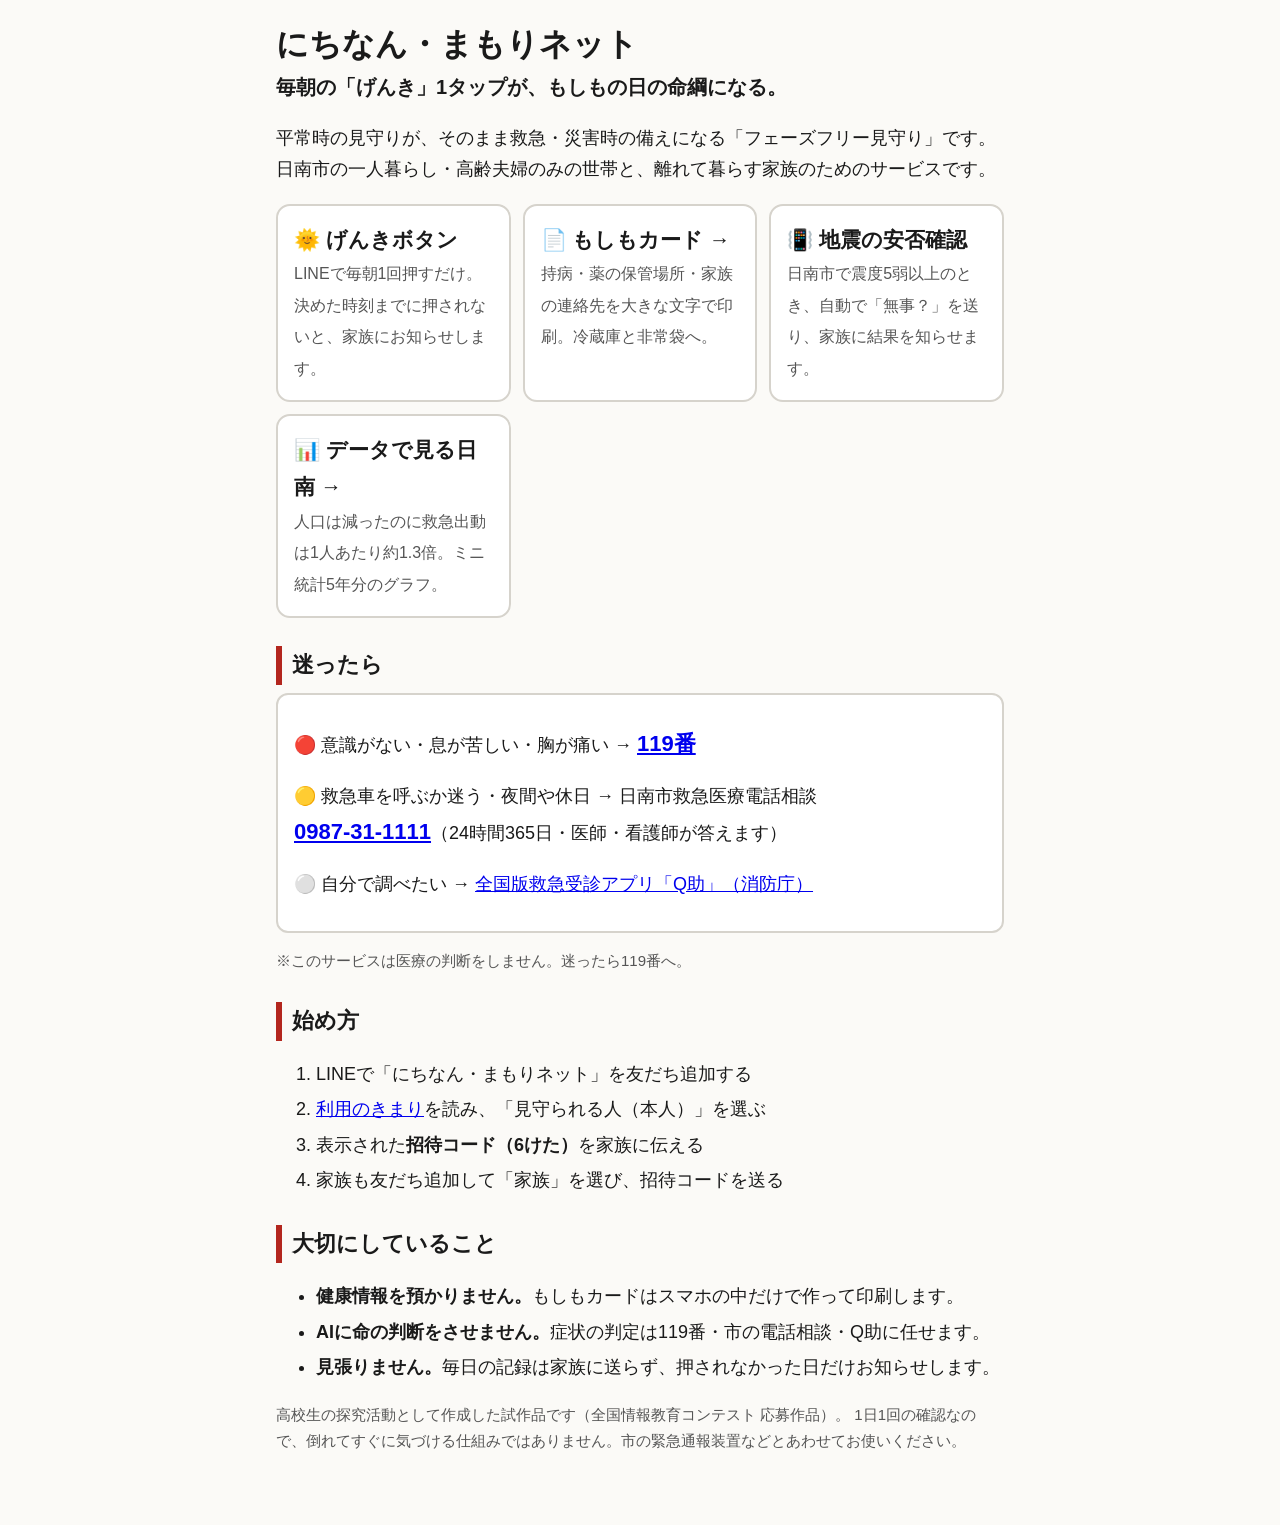
<file: static/index.html>
<!doctype html>
<html lang="ja">
<head>
<meta charset="utf-8">
<meta name="viewport" content="width=device-width, initial-scale=1">
<title>にちなん・まもりネット</title>
<link rel="stylesheet" href="site.css">
</head>
<body>
<main>
  <h1>にちなん・まもりネット</h1>
  <p class="catch">毎朝の「げんき」1タップが、もしもの日の命綱になる。</p>
  <p>平常時の見守りが、そのまま救急・災害時の備えになる「フェーズフリー見守り」です。日南市の一人暮らし・高齢夫婦のみの世帯と、離れて暮らす家族のためのサービスです。</p>

  <div class="cards">
    <div class="card"><b>🌞 げんきボタン</b><span>LINEで毎朝1回押すだけ。決めた時刻までに押されないと、家族にお知らせします。</span></div>
    <a class="card" href="card/"><b>📄 もしもカード →</b><span>持病・薬の保管場所・家族の連絡先を大きな文字で印刷。冷蔵庫と非常袋へ。</span></a>
    <div class="card"><b>📳 地震の安否確認</b><span>日南市で震度5弱以上のとき、自動で「無事？」を送り、家族に結果を知らせます。</span></div>
    <a class="card" href="data/"><b>📊 データで見る日南 →</b><span>人口は減ったのに救急出動は1人あたり約1.3倍。ミニ統計5年分のグラフ。</span></a>
  </div>

  <h2>迷ったら</h2>
  <div class="tel">
    <p>🔴 意識がない・息が苦しい・胸が痛い → <strong><a href="tel:119">119番</a></strong></p>
    <p>🟡 救急車を呼ぶか迷う・夜間や休日 → 日南市救急医療電話相談<br>
      <strong><a href="tel:0987311111">0987-31-1111</a></strong>（24時間365日・医師・看護師が答えます）</p>
    <p>⚪ 自分で調べたい → <a href="https://www.fdma.go.jp/relocation/neuter/topics/filedList9_6/kyukyu_app/kyukyu_app_web/index.html" rel="noopener">全国版救急受診アプリ「Q助」（消防庁）</a></p>
  </div>
  <p class="note">※このサービスは医療の判断をしません。迷ったら119番へ。</p>

  <h2>始め方</h2>
  <ol>
    <li>LINEで「にちなん・まもりネット」を友だち追加する</li>
    <li><a href="terms/">利用のきまり</a>を読み、「見守られる人（本人）」を選ぶ</li>
    <li>表示された<strong>招待コード（6けた）</strong>を家族に伝える</li>
    <li>家族も友だち追加して「家族」を選び、招待コードを送る</li>
  </ol>

  <h2>大切にしていること</h2>
  <ul>
    <li><strong>健康情報を預かりません。</strong>もしもカードはスマホの中だけで作って印刷します。</li>
    <li><strong>AIに命の判断をさせません。</strong>症状の判定は119番・市の電話相談・Q助に任せます。</li>
    <li><strong>見張りません。</strong>毎日の記録は家族に送らず、押されなかった日だけお知らせします。</li>
  </ul>
  <p class="note">高校生の探究活動として作成した試作品です（全国情報教育コンテスト 応募作品）。
    1日1回の確認なので、倒れてすぐに気づける仕組みではありません。市の緊急通報装置などとあわせてお使いください。</p>
</main>
</body>
</html>
</file>
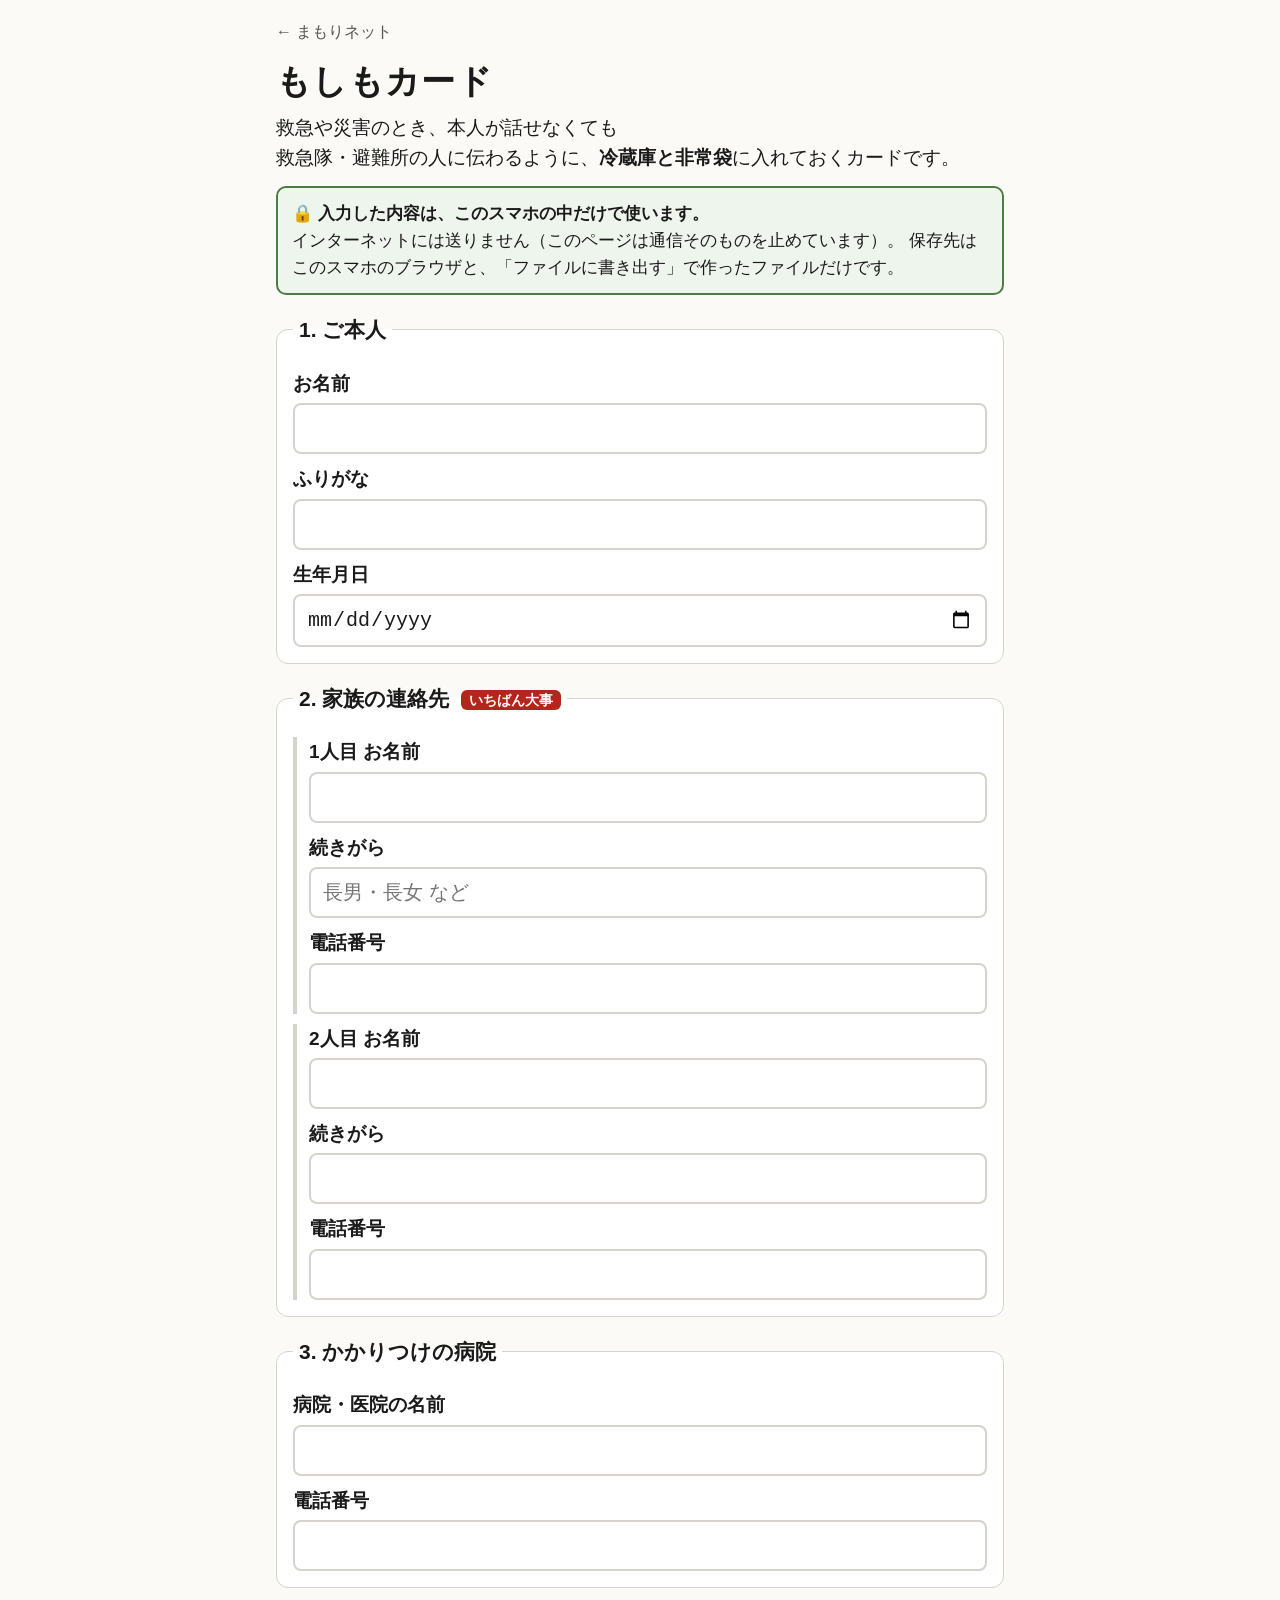
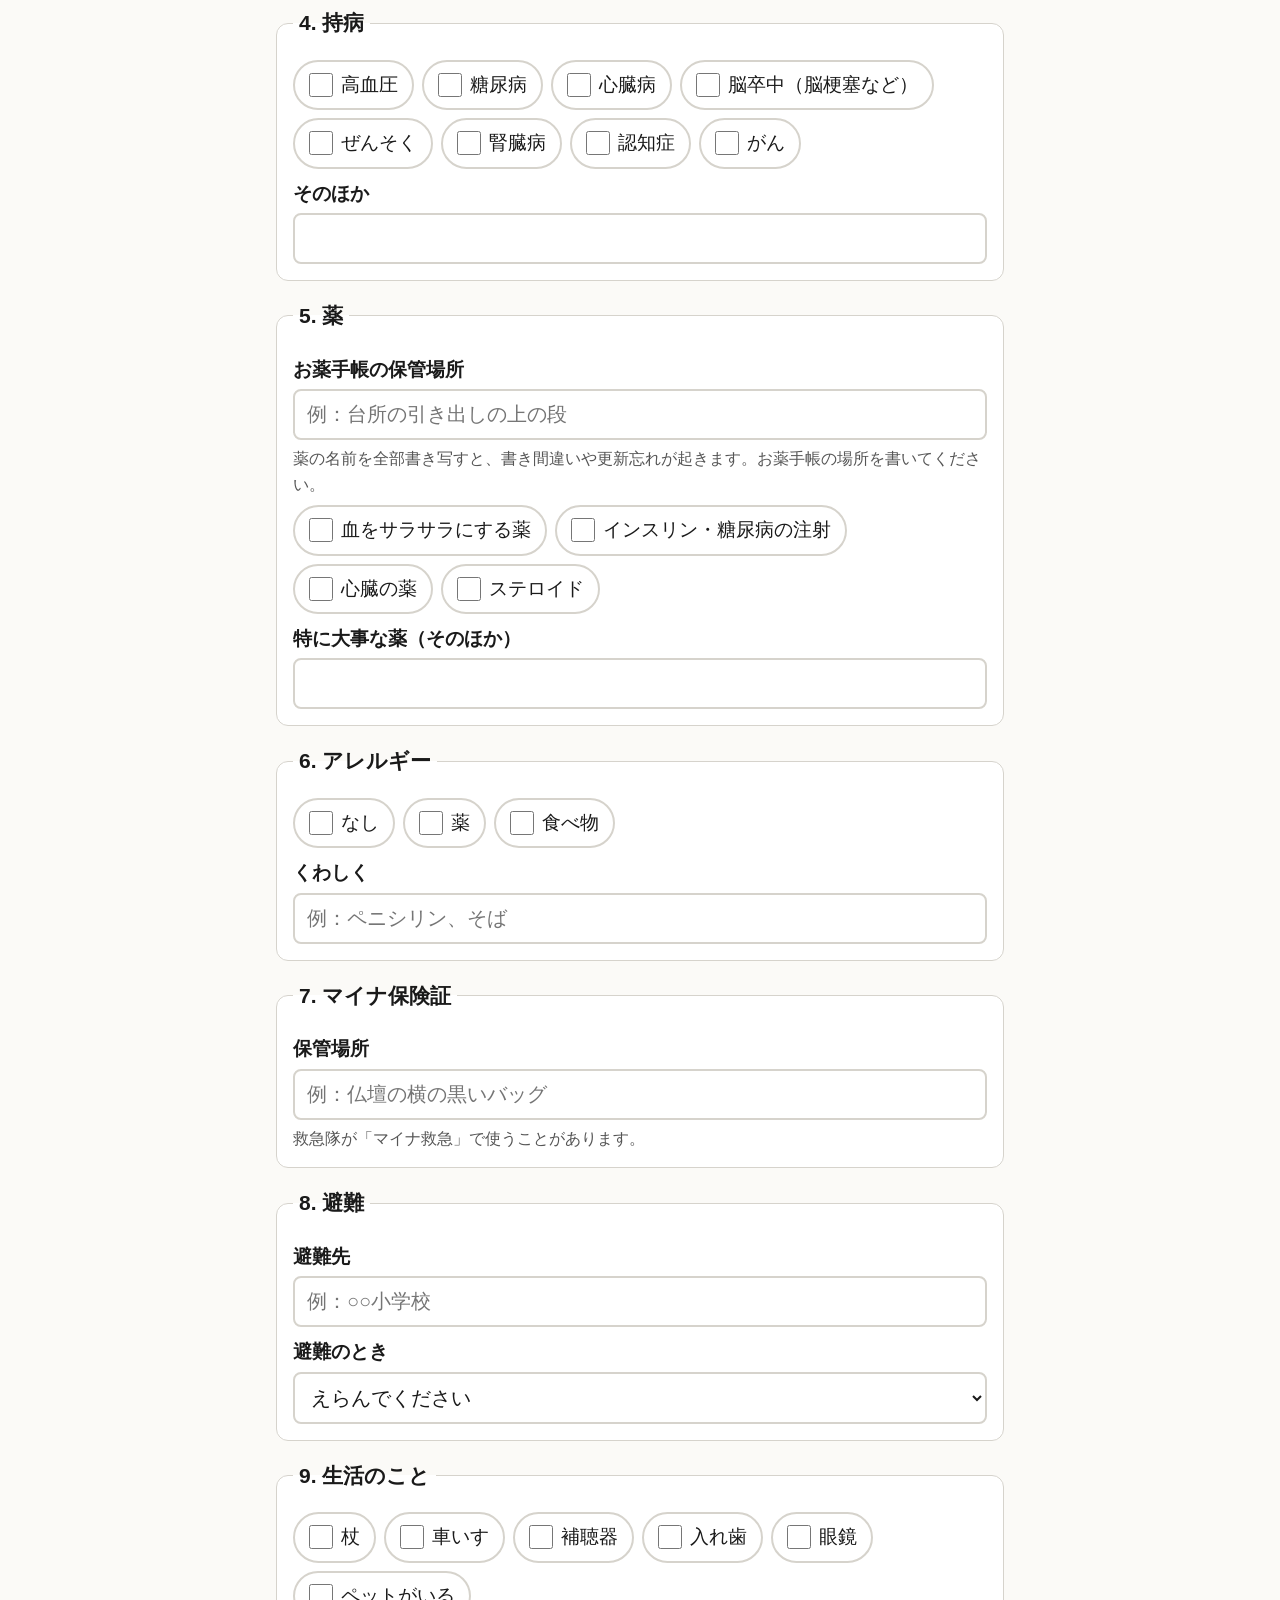
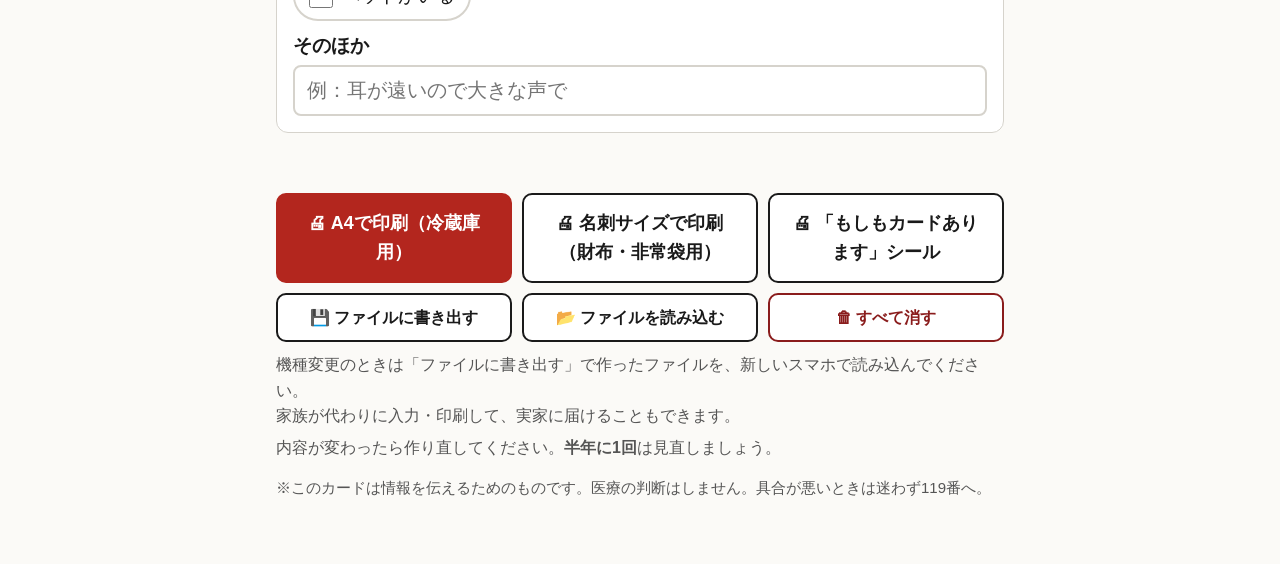
<file: static/card/index.html>
<!doctype html>
<html lang="ja">
<head>
<meta charset="utf-8">
<meta name="viewport" content="width=device-width, initial-scale=1">
<!-- 入力した内容をどこにも送らないことを、ブラウザの仕組みで保証する（通信はすべて禁止） -->
<meta http-equiv="Content-Security-Policy"
      content="default-src 'self'; connect-src 'none'; form-action 'none'; img-src 'self' data:; object-src 'none'; base-uri 'none'">
<title>もしもカード｜にちなん・まもりネット</title>
<link rel="stylesheet" href="card.css">
</head>
<body>
<div class="screen">
  <header class="top">
    <a href="../" class="back">← まもりネット</a>
    <h1>もしもカード</h1>
    <p class="lead">救急や災害のとき、本人が話せなくても<br>救急隊・避難所の人に伝わるように、<strong>冷蔵庫と非常袋</strong>に入れておくカードです。</p>
    <div class="privacy" role="note">
      <strong>🔒 入力した内容は、このスマホの中だけで使います。</strong><br>
      インターネットには送りません（このページは通信そのものを止めています）。
      保存先はこのスマホのブラウザと、「ファイルに書き出す」で作ったファイルだけです。
    </div>
  </header>

  <form id="card-form" autocomplete="off" novalidate>
    <fieldset>
      <legend>1. ご本人</legend>
      <label>お名前<input name="name" required></label>
      <label>ふりがな<input name="kana"></label>
      <label>生年月日<input name="birth" type="date"></label>
    </fieldset>

    <fieldset>
      <legend>2. 家族の連絡先 <span class="must">いちばん大事</span></legend>
      <div class="pair">
        <label>1人目 お名前<input name="fam1_name"></label>
        <label>続きがら<input name="fam1_rel" placeholder="長男・長女 など"></label>
        <label>電話番号<input name="fam1_tel" type="tel" inputmode="tel"></label>
      </div>
      <div class="pair">
        <label>2人目 お名前<input name="fam2_name"></label>
        <label>続きがら<input name="fam2_rel"></label>
        <label>電話番号<input name="fam2_tel" type="tel" inputmode="tel"></label>
      </div>
    </fieldset>

    <fieldset>
      <legend>3. かかりつけの病院</legend>
      <label>病院・医院の名前<input name="hosp_name" list="hosp-list"></label>
      <datalist id="hosp-list"><option value="県立日南病院"></option></datalist>
      <label>電話番号<input name="hosp_tel" type="tel" inputmode="tel"></label>
    </fieldset>

    <fieldset>
      <legend>4. 持病</legend>
      <div class="checks" data-name="disease">
        <label><input type="checkbox" value="高血圧">高血圧</label>
        <label><input type="checkbox" value="糖尿病">糖尿病</label>
        <label><input type="checkbox" value="心臓病">心臓病</label>
        <label><input type="checkbox" value="脳卒中（脳梗塞など）">脳卒中（脳梗塞など）</label>
        <label><input type="checkbox" value="ぜんそく">ぜんそく</label>
        <label><input type="checkbox" value="腎臓病">腎臓病</label>
        <label><input type="checkbox" value="認知症">認知症</label>
        <label><input type="checkbox" value="がん">がん</label>
      </div>
      <label>そのほか<input name="disease_other"></label>
    </fieldset>

    <fieldset>
      <legend>5. 薬</legend>
      <label>お薬手帳の保管場所<input name="med_book" placeholder="例：台所の引き出しの上の段"></label>
      <p class="hint">薬の名前を全部書き写すと、書き間違いや更新忘れが起きます。お薬手帳の場所を書いてください。</p>
      <div class="checks" data-name="med_important">
        <label><input type="checkbox" value="血をサラサラにする薬">血をサラサラにする薬</label>
        <label><input type="checkbox" value="インスリン・糖尿病の注射">インスリン・糖尿病の注射</label>
        <label><input type="checkbox" value="心臓の薬">心臓の薬</label>
        <label><input type="checkbox" value="ステロイド">ステロイド</label>
      </div>
      <label>特に大事な薬（そのほか）<input name="med_other"></label>
    </fieldset>

    <fieldset>
      <legend>6. アレルギー</legend>
      <div class="checks" data-name="allergy">
        <label><input type="checkbox" value="なし">なし</label>
        <label><input type="checkbox" value="薬">薬</label>
        <label><input type="checkbox" value="食べ物">食べ物</label>
      </div>
      <label>くわしく<input name="allergy_other" placeholder="例：ペニシリン、そば"></label>
    </fieldset>

    <fieldset>
      <legend>7. マイナ保険証</legend>
      <label>保管場所<input name="myna" placeholder="例：仏壇の横の黒いバッグ"></label>
      <p class="hint">救急隊が「マイナ救急」で使うことがあります。</p>
    </fieldset>

    <fieldset>
      <legend>8. 避難</legend>
      <label>避難先<input name="shelter" placeholder="例：○○小学校"></label>
      <label>避難のとき
        <select name="evac_help">
          <option value="">えらんでください</option>
          <option>ひとりで避難できる</option>
          <option>手助けが必要</option>
          <option>わからない</option>
        </select>
      </label>
    </fieldset>

    <fieldset>
      <legend>9. 生活のこと</legend>
      <div class="checks" data-name="life">
        <label><input type="checkbox" value="杖">杖</label>
        <label><input type="checkbox" value="車いす">車いす</label>
        <label><input type="checkbox" value="補聴器">補聴器</label>
        <label><input type="checkbox" value="入れ歯">入れ歯</label>
        <label><input type="checkbox" value="眼鏡">眼鏡</label>
        <label><input type="checkbox" value="ペットがいる">ペットがいる</label>
      </div>
      <label>そのほか<input name="life_other" placeholder="例：耳が遠いので大きな声で"></label>
    </fieldset>

    <p class="saved" id="saved" aria-live="polite"></p>

    <div class="actions">
      <button type="button" class="primary" data-print="a4">🖨 A4で印刷（冷蔵庫用）</button>
      <button type="button" data-print="wallet">🖨 名刺サイズで印刷（財布・非常袋用）</button>
      <button type="button" data-print="sticker">🖨 「もしもカードあります」シール</button>
    </div>
    <div class="actions sub">
      <button type="button" id="export">💾 ファイルに書き出す</button>
      <label class="filebtn">📂 ファイルを読み込む<input type="file" id="import" accept="application/json,.json"></label>
      <button type="button" id="clear" class="danger">🗑 すべて消す</button>
    </div>
    <p class="hint">機種変更のときは「ファイルに書き出す」で作ったファイルを、新しいスマホで読み込んでください。<br>
    家族が代わりに入力・印刷して、実家に届けることもできます。</p>
    <p class="hint">内容が変わったら作り直してください。<strong>半年に1回</strong>は見直しましょう。</p>
  </form>
  <p class="disclaimer">※このカードは情報を伝えるためのものです。医療の判断はしません。具合が悪いときは迷わず119番へ。</p>
</div>

<!-- ここから下は印刷用（画面には出ない） -->
<section id="print-a4" class="print-only" aria-hidden="true"></section>
<section id="print-wallet" class="print-only" aria-hidden="true"></section>
<section id="print-sticker" class="print-only" aria-hidden="true"></section>

<script src="card.js"></script>
</body>
</html>
</file>
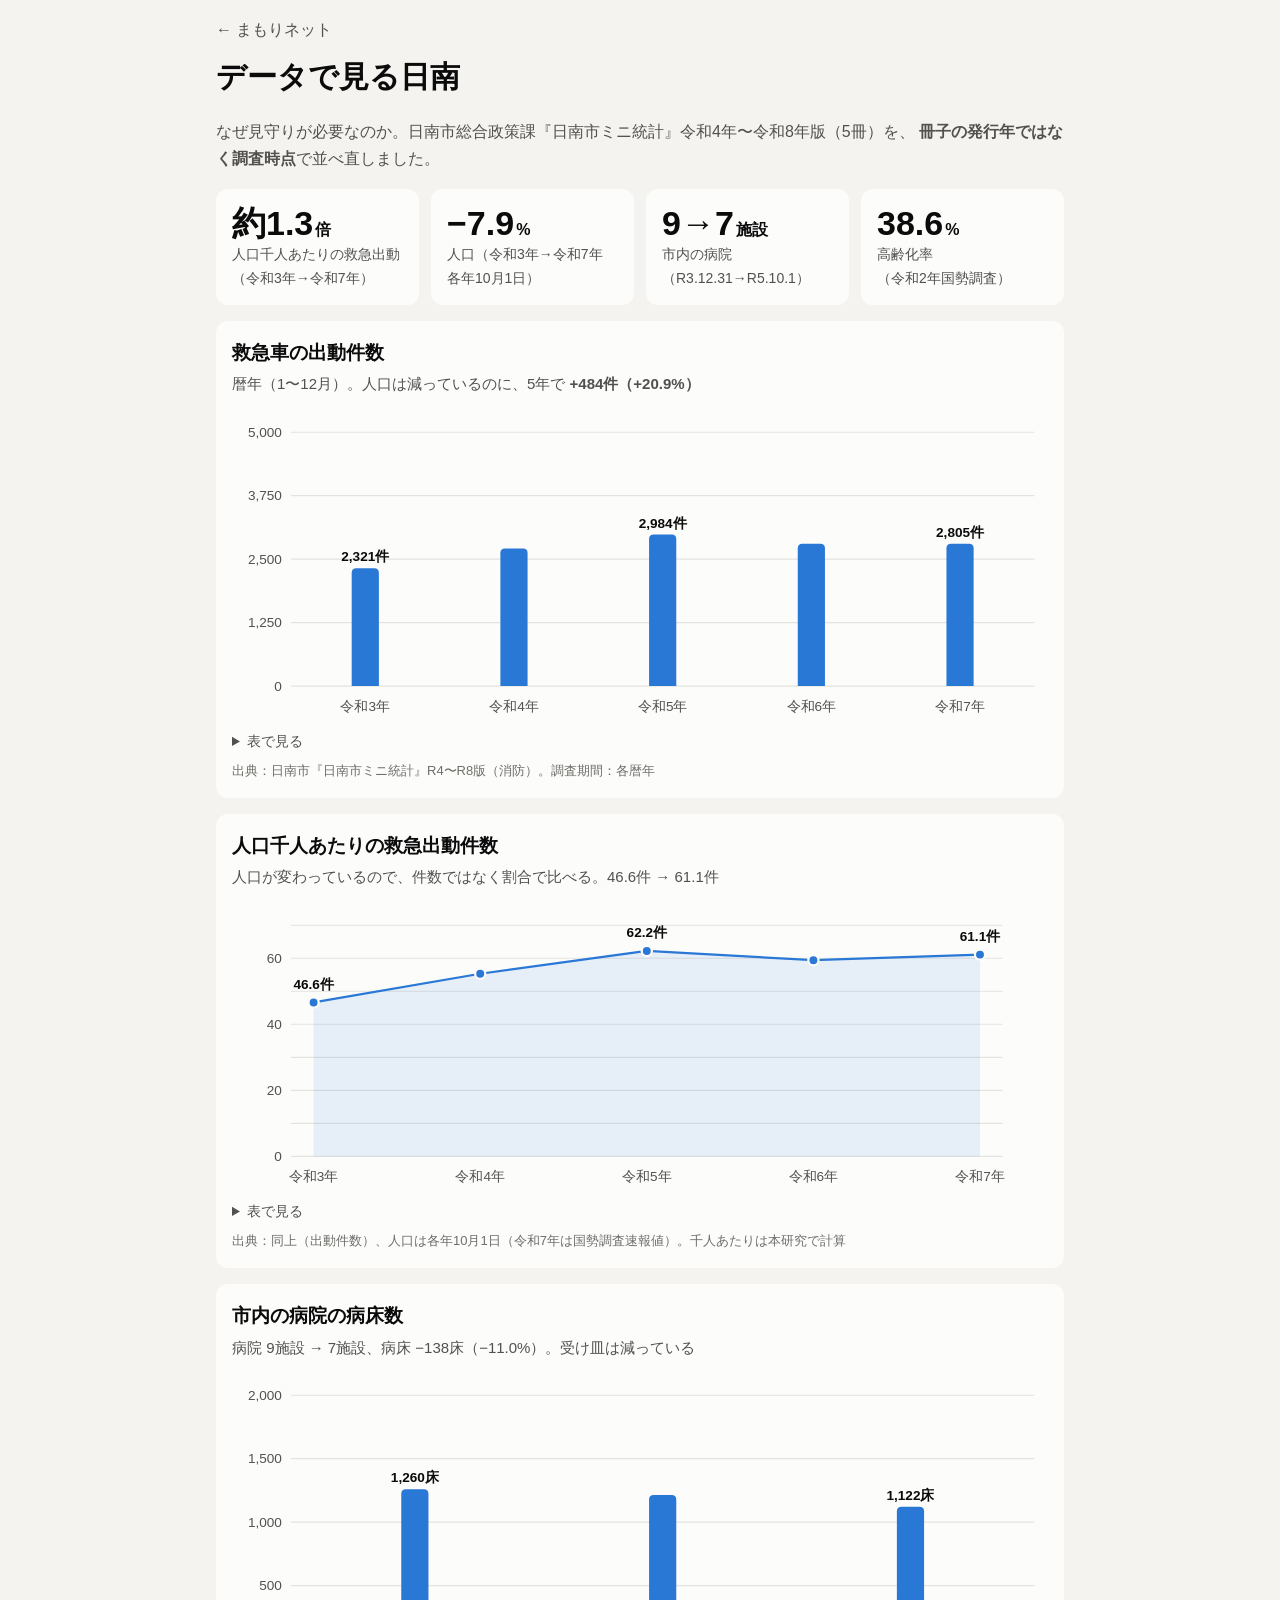
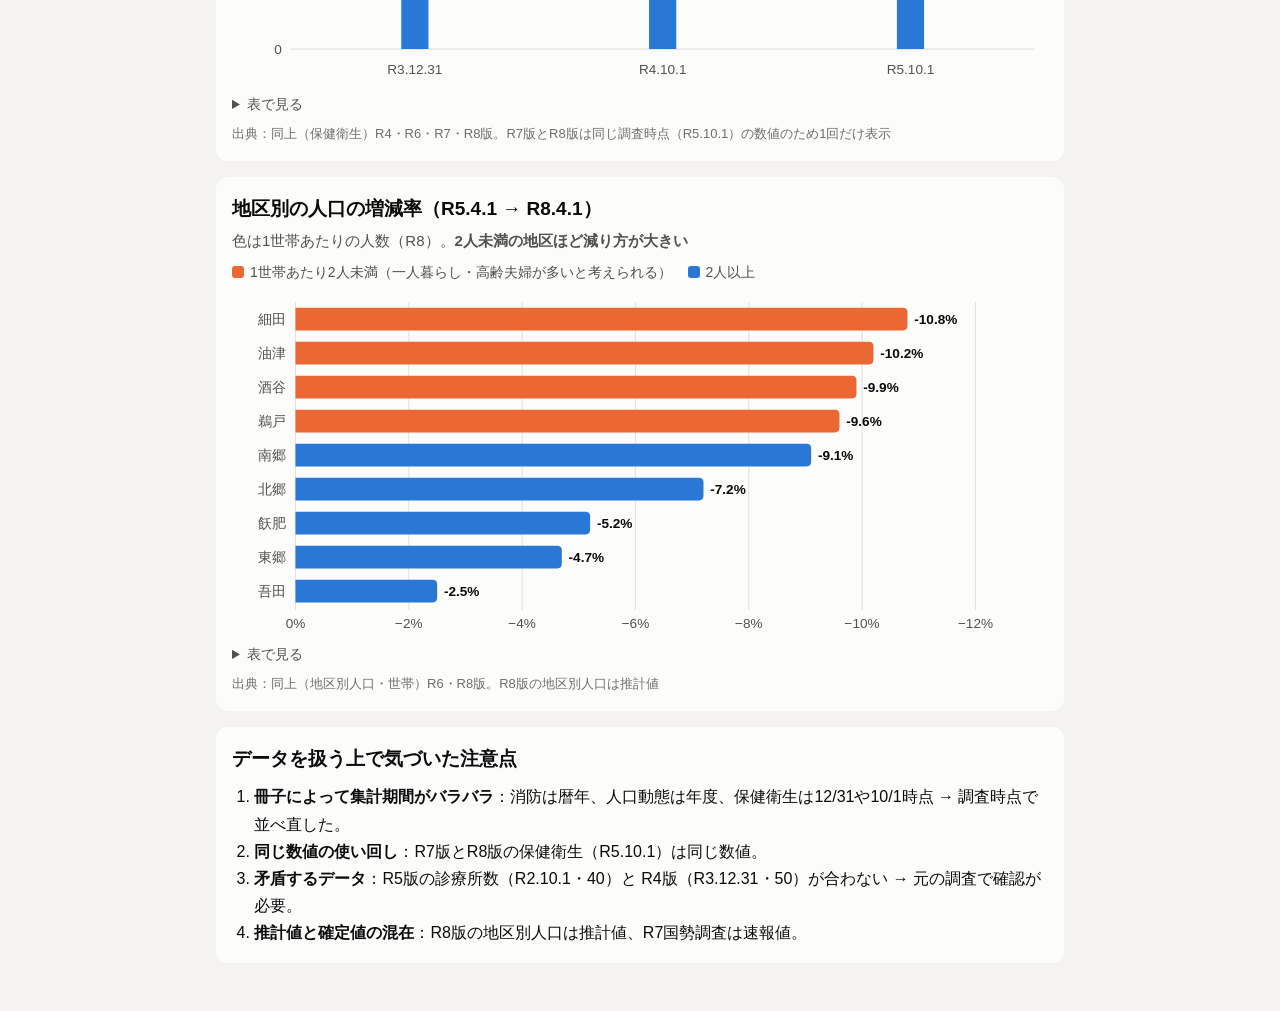
<file: static/data/index.html>
<!doctype html>
<html lang="ja">
<head>
<meta charset="utf-8">
<meta name="viewport" content="width=device-width, initial-scale=1">
<meta http-equiv="Content-Security-Policy" content="default-src 'self'; connect-src 'none'; img-src 'self' data:; object-src 'none'; base-uri 'none'">
<title>データで見る日南｜にちなん・まもりネット</title>
<link rel="stylesheet" href="data.css">
</head>
<body>
<main class="viz-root">
  <a href="../" class="back">← まもりネット</a>
  <h1>データで見る日南</h1>
  <p class="lead">なぜ見守りが必要なのか。日南市総合政策課『日南市ミニ統計』令和4年〜令和8年版（5冊）を、
    <strong>冊子の発行年ではなく調査時点</strong>で並べ直しました。</p>

  <section class="tiles" aria-label="主な数字">
    <div class="tile"><div class="num">約1.3<span>倍</span></div><div class="cap">人口千人あたりの救急出動<br>（令和3年→令和7年）</div></div>
    <div class="tile"><div class="num">−7.9<span>%</span></div><div class="cap">人口（令和3年→令和7年<br>各年10月1日）</div></div>
    <div class="tile"><div class="num">9→7<span>施設</span></div><div class="cap">市内の病院<br>（R3.12.31→R5.10.1）</div></div>
    <div class="tile"><div class="num">38.6<span>%</span></div><div class="cap">高齢化率<br>（令和2年国勢調査）</div></div>
  </section>

  <section class="chart-card" id="c-ambulance">
    <h2>救急車の出動件数</h2>
    <p class="sub">暦年（1〜12月）。人口は減っているのに、5年で <strong>+484件（+20.9%）</strong></p>
    <div class="chart" role="img" aria-label="救急車出動件数 令和3年2321件、令和4年2707件、令和5年2984件、令和6年2802件、令和7年2805件"></div>
    <p class="src">出典：日南市『日南市ミニ統計』R4〜R8版（消防）。調査期間：各暦年</p>
  </section>

  <section class="chart-card" id="c-per1000">
    <h2>人口千人あたりの救急出動件数</h2>
    <p class="sub">人口が変わっているので、件数ではなく割合で比べる。46.6件 → 61.1件</p>
    <div class="chart" role="img" aria-label="人口千人あたり出動 令和3年46.6、令和4年55.3、令和5年62.2、令和6年59.4、令和7年61.1"></div>
    <p class="src">出典：同上（出動件数）、人口は各年10月1日（令和7年は国勢調査速報値）。千人あたりは本研究で計算</p>
  </section>

  <section class="chart-card" id="c-beds">
    <h2>市内の病院の病床数</h2>
    <p class="sub">病院 9施設 → 7施設、病床 −138床（−11.0%）。受け皿は減っている</p>
    <div class="chart" role="img" aria-label="病院の病床数 R3.12.31 1260床、R4.10.1 1213床、R5.10.1 1122床"></div>
    <p class="src">出典：同上（保健衛生）R4・R6・R7・R8版。R7版とR8版は同じ調査時点（R5.10.1）の数値のため1回だけ表示</p>
  </section>

  <section class="chart-card" id="c-district">
    <h2>地区別の人口の増減率（R5.4.1 → R8.4.1）</h2>
    <p class="sub">色は1世帯あたりの人数（R8）。<strong>2人未満の地区ほど減り方が大きい</strong></p>
    <ul class="legend" aria-label="凡例">
      <li><span class="sw s2"></span>1世帯あたり2人未満（一人暮らし・高齢夫婦が多いと考えられる）</li>
      <li><span class="sw s1"></span>2人以上</li>
    </ul>
    <div class="chart" role="img" aria-label="地区別人口増減率。細田−10.8%、油津−10.2%、酒谷−9.9%、鵜戸−9.6%、南郷−9.1%、北郷−7.2%、飫肥−5.2%、東郷−4.7%、吾田−2.5%"></div>
    <p class="src">出典：同上（地区別人口・世帯）R6・R8版。R8版の地区別人口は推計値</p>
  </section>

  <section class="notes">
    <h2>データを扱う上で気づいた注意点</h2>
    <ol>
      <li><strong>冊子によって集計期間がバラバラ</strong>：消防は暦年、人口動態は年度、保健衛生は12/31や10/1時点 → 調査時点で並べ直した。</li>
      <li><strong>同じ数値の使い回し</strong>：R7版とR8版の保健衛生（R5.10.1）は同じ数値。</li>
      <li><strong>矛盾するデータ</strong>：R5版の診療所数（R2.10.1・40）と R4版（R3.12.31・50）が合わない → 元の調査で確認が必要。</li>
      <li><strong>推計値と確定値の混在</strong>：R8版の地区別人口は推計値、R7国勢調査は速報値。</li>
    </ol>
  </section>
  <div id="tip" class="tip" role="tooltip" hidden></div>
</main>
<script src="data.js"></script>
</body>
</html>
</file>
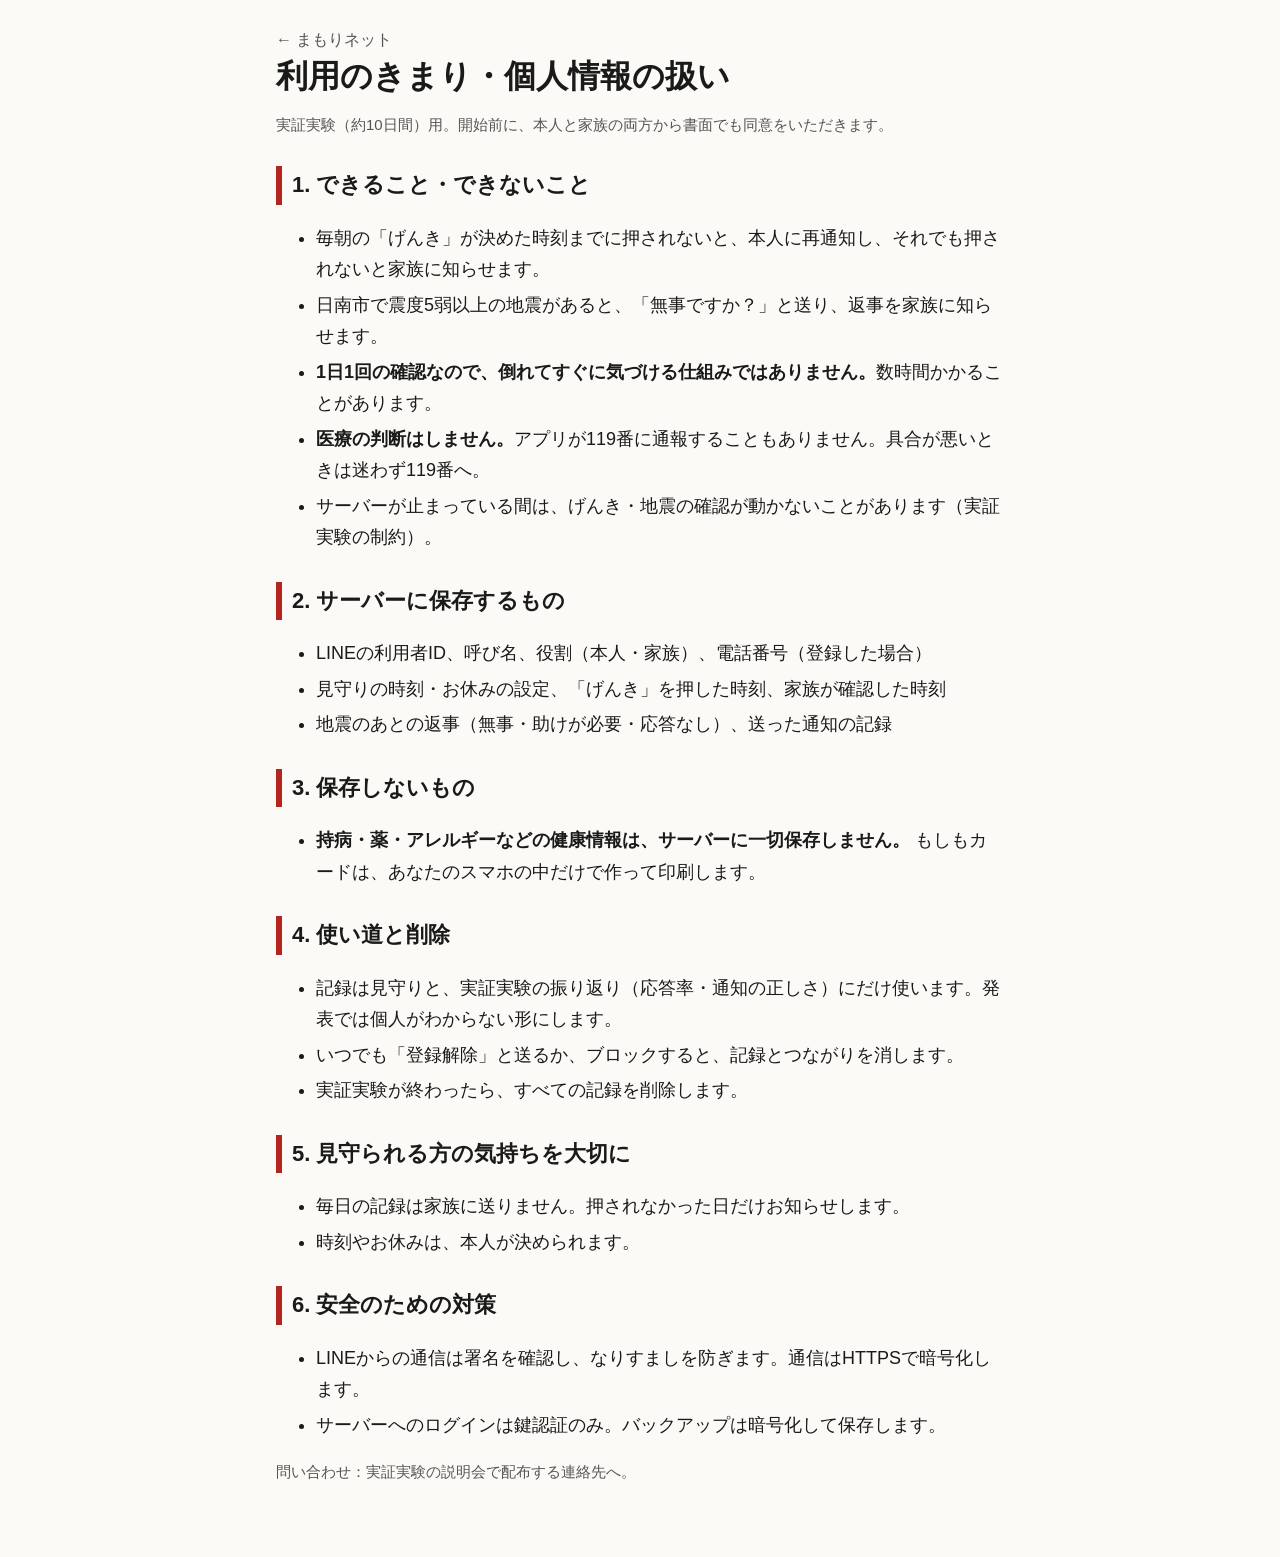
<file: static/terms/index.html>
<!doctype html>
<html lang="ja">
<head>
<meta charset="utf-8">
<meta name="viewport" content="width=device-width, initial-scale=1">
<title>利用のきまり｜にちなん・まもりネット</title>
<link rel="stylesheet" href="../site.css">
</head>
<body>
<main>
  <a href="../" class="back">← まもりネット</a>
  <h1>利用のきまり・個人情報の扱い</h1>
  <p class="note">実証実験（約10日間）用。開始前に、本人と家族の両方から書面でも同意をいただきます。</p>

  <h2>1. できること・できないこと</h2>
  <ul>
    <li>毎朝の「げんき」が決めた時刻までに押されないと、本人に再通知し、それでも押されないと家族に知らせます。</li>
    <li>日南市で震度5弱以上の地震があると、「無事ですか？」と送り、返事を家族に知らせます。</li>
    <li><strong>1日1回の確認なので、倒れてすぐに気づける仕組みではありません。</strong>数時間かかることがあります。</li>
    <li><strong>医療の判断はしません。</strong>アプリが119番に通報することもありません。具合が悪いときは迷わず119番へ。</li>
    <li>サーバーが止まっている間は、げんき・地震の確認が動かないことがあります（実証実験の制約）。</li>
  </ul>

  <h2>2. サーバーに保存するもの</h2>
  <ul>
    <li>LINEの利用者ID、呼び名、役割（本人・家族）、電話番号（登録した場合）</li>
    <li>見守りの時刻・お休みの設定、「げんき」を押した時刻、家族が確認した時刻</li>
    <li>地震のあとの返事（無事・助けが必要・応答なし）、送った通知の記録</li>
  </ul>
  <h2>3. 保存しないもの</h2>
  <ul>
    <li><strong>持病・薬・アレルギーなどの健康情報は、サーバーに一切保存しません。</strong>
      もしもカードは、あなたのスマホの中だけで作って印刷します。</li>
  </ul>

  <h2>4. 使い道と削除</h2>
  <ul>
    <li>記録は見守りと、実証実験の振り返り（応答率・通知の正しさ）にだけ使います。発表では個人がわからない形にします。</li>
    <li>いつでも「登録解除」と送るか、ブロックすると、記録とつながりを消します。</li>
    <li>実証実験が終わったら、すべての記録を削除します。</li>
  </ul>

  <h2>5. 見守られる方の気持ちを大切に</h2>
  <ul>
    <li>毎日の記録は家族に送りません。押されなかった日だけお知らせします。</li>
    <li>時刻やお休みは、本人が決められます。</li>
  </ul>

  <h2>6. 安全のための対策</h2>
  <ul>
    <li>LINEからの通信は署名を確認し、なりすましを防ぎます。通信はHTTPSで暗号化します。</li>
    <li>サーバーへのログインは鍵認証のみ。バックアップは暗号化して保存します。</li>
  </ul>
  <p class="note">問い合わせ：実証実験の説明会で配布する連絡先へ。</p>
</main>
</body>
</html>
</file>
<file: static/site.css>
:root { --ink:#1a1a1a; --muted:#555; --bg:#fbfaf7; --panel:#fff; --line:#d6d3cc; --accent:#b3261e; color-scheme: light; }
* { box-sizing: border-box; }
body { margin:0; background:var(--bg); color:var(--ink); font-size:18px; line-height:1.75;
  font-family:"Hiragino Kaku Gothic ProN","Hiragino Sans","BIZ UDPGothic","Noto Sans JP",Meiryo,sans-serif; }
main { max-width:760px; margin:0 auto; padding:24px 16px 56px; }
h1 { font-size:32px; line-height:1.3; margin:0 0 4px; }
.catch { font-size:20px; font-weight:700; margin:4px 0 16px; }
h2 { font-size:22px; margin:28px 0 8px; border-left:6px solid var(--accent); padding-left:10px; }
.cards { display:grid; grid-template-columns:repeat(auto-fit,minmax(210px,1fr)); gap:12px; }
.card { display:block; background:var(--panel); border:2px solid var(--line); border-radius:14px; padding:16px; color:inherit; text-decoration:none; }
a.card:hover { border-color:var(--ink); }
.card b { display:block; font-size:21px; }
.card span { color:var(--muted); font-size:16px; }
.tel { background:var(--panel); border:2px solid var(--line); border-radius:12px; padding:12px 16px; }
.tel strong { font-size:22px; }
.note { color:var(--muted); font-size:15px; }
ol li, ul li { margin:4px 0; }
.back { color:var(--muted); text-decoration:none; font-size:16px; }
</file>
<file: static/card/card.css>
:root {
  --ink: #1a1a1a;
  --muted: #555;
  --bg: #fbfaf7;
  --panel: #ffffff;
  --line: #d6d3cc;
  --accent: #b3261e;
  --accent-ink: #ffffff;
  --focus: #1f5fbf;
  color-scheme: light;
}
* { box-sizing: border-box; }
body {
  margin: 0; background: var(--bg); color: var(--ink);
  font-family: "Hiragino Kaku Gothic ProN", "Hiragino Sans", "BIZ UDPGothic", "Noto Sans JP", Meiryo, sans-serif;
  font-size: 19px; line-height: 1.6;
}
.screen { max-width: 760px; margin: 0 auto; padding: 16px 16px 48px; }
.back { color: var(--muted); text-decoration: none; font-size: 16px; }
h1 { font-size: 34px; margin: 8px 0 4px; letter-spacing: .04em; }
.lead { margin: 0 0 12px; }
.privacy { background: #eef5ec; border: 2px solid #4c7d45; border-radius: 10px; padding: 12px 14px; font-size: 17px; }
fieldset { background: var(--panel); border: 1px solid var(--line); border-radius: 12px; margin: 18px 0; padding: 12px 16px 16px; }
legend { font-weight: 700; font-size: 21px; padding: 0 6px; }
.must { background: var(--accent); color: var(--accent-ink); font-size: 14px; border-radius: 6px; padding: 2px 8px; margin-left: 6px; vertical-align: middle; }
label { display: block; margin-top: 10px; font-weight: 600; }
input:not([type=checkbox]):not([type=file]), select {
  display: block; width: 100%; margin-top: 4px; padding: 12px; font-size: 20px;
  border: 2px solid var(--line); border-radius: 8px; background: #fff; color: var(--ink);
}
input:focus, select:focus, button:focus-visible { outline: 3px solid var(--focus); outline-offset: 2px; }
.pair { border-left: 4px solid var(--line); padding-left: 12px; margin-top: 8px; }
.checks { display: flex; flex-wrap: wrap; gap: 8px; margin-top: 8px; }
.checks label { display: inline-flex; align-items: center; gap: 8px; margin: 0; font-weight: 500;
  border: 2px solid var(--line); border-radius: 999px; padding: 8px 14px; background: #fff; cursor: pointer; }
.checks input { width: 24px; height: 24px; margin: 0; }
.checks label:has(input:checked) { border-color: var(--ink); background: #f1efe9; font-weight: 700; }
.hint { color: var(--muted); font-size: 16px; margin: 6px 0 0; }
.saved { color: #2f6b2a; font-size: 16px; min-height: 1.6em; }
.actions { display: flex; flex-wrap: wrap; gap: 10px; margin: 10px 0; }
button, .filebtn {
  font: inherit; font-size: 18px; font-weight: 700; padding: 14px 18px; border-radius: 10px;
  border: 2px solid var(--ink); background: #fff; color: var(--ink); cursor: pointer; flex: 1 1 220px; text-align: center;
}
button.primary { background: var(--accent); border-color: var(--accent); color: var(--accent-ink); }
button.danger { border-color: #8a1c1c; color: #8a1c1c; }
.actions.sub button, .actions.sub .filebtn { font-size: 16px; padding: 10px 14px; }
.filebtn { display: inline-block; margin: 0; }
.filebtn input { display: none; }
.disclaimer { font-size: 15px; color: var(--muted); }
.print-only { display: none; }

/* ------------ 印刷 ------------ */
@media print {
  @page { size: A4 portrait; margin: 12mm; }
  body { background: #fff; font-size: 12pt; }
  .screen { display: none; }
  body:not(.p-wallet):not(.p-sticker) #print-a4, body.p-wallet #print-wallet, body.p-sticker #print-sticker { display: block; }
}
/* A4（冷蔵庫用）：大きな文字 */
.a4 { color: #000; }
.a4 h2 { font-size: 30pt; margin: 0; border-bottom: 3pt solid #000; padding-bottom: 2mm; display: flex; justify-content: space-between; align-items: baseline; }
.a4 h2 small { font-size: 11pt; font-weight: 400; }
.a4 .who { font-size: 22pt; margin: 4mm 0 2mm; }
.a4 table { width: 100%; border-collapse: collapse; }
.a4 th, .a4 td { border: 1pt solid #000; padding: 2.5mm 3mm; text-align: left; vertical-align: top; }
.a4 th { width: 30%; background: #eee; font-size: 14pt; }
.a4 td { font-size: 17pt; font-weight: 700; }
.a4 tr.big td { font-size: 20pt; }
.a4 .foot { margin-top: 3mm; font-size: 11pt; display: flex; justify-content: space-between; }
/* 名刺サイズ（91×55mm）：切り取り線つき、2枚 */
.wallet-sheet { display: flex; flex-direction: column; gap: 6mm; }
.wallet { width: 91mm; height: 55mm; border: 0.6pt dashed #000; padding: 3mm; font-size: 7.5pt; line-height: 1.35; overflow: hidden; color: #000; }
.wallet h3 { margin: 0 0 1mm; font-size: 10.5pt; display: flex; justify-content: space-between; }
.wallet h3 small { font-size: 6.5pt; font-weight: 400; }
.wallet dl { margin: 0; display: grid; grid-template-columns: 17mm 1fr; column-gap: 1.5mm; }
.wallet dt { font-weight: 700; }
.wallet dd { margin: 0; }
/* シール */
.sticker-sheet { display: grid; grid-template-columns: repeat(2, 80mm); gap: 8mm; }
.sticker { width: 80mm; height: 80mm; border: 4pt solid #b3261e; border-radius: 6mm; display: flex; flex-direction: column;
  align-items: center; justify-content: center; text-align: center; color: #000; }
.sticker .s1 { font-size: 26pt; font-weight: 900; color: #b3261e; }
.sticker .s2 { font-size: 15pt; font-weight: 700; margin-top: 2mm; }
.sticker .s3 { font-size: 10pt; margin-top: 3mm; }
</file>
<file: static/data/data.css>
.viz-root {
  color-scheme: light;
  --surface-0: #f4f3ef;
  --surface-1: #fcfcfb;
  --text-primary: #0b0b0b;
  --text-secondary: #52514e;
  --text-muted: #6f6e69;
  --grid: #e4e3de;
  --series-1: #2a78d6;
  --series-2: #eb6834;
}
@media (prefers-color-scheme: dark) {
  :root:where(:not([data-theme="light"])) .viz-root {
    color-scheme: dark;
    --surface-0: #111110;
    --surface-1: #1a1a19;
    --text-primary: #f0efec;
    --text-secondary: #c3c2b7;
    --text-muted: #9a998f;
    --grid: #2e2e2c;
    --series-1: #3987e5;
    --series-2: #d95926;
  }
}
:root[data-theme="dark"] .viz-root {
  color-scheme: dark;
  --surface-0: #111110;
  --surface-1: #1a1a19;
  --text-primary: #f0efec;
  --text-secondary: #c3c2b7;
  --text-muted: #9a998f;
  --grid: #2e2e2c;
  --series-1: #3987e5;
  --series-2: #d95926;
}
* { box-sizing: border-box; }
body { margin: 0; background: #f4f3ef; }
@media (prefers-color-scheme: dark) { body { background: #111110; } }
.viz-root {
  display: block; min-height: 100vh; background: var(--surface-0); color: var(--text-primary);
  font-family: "Hiragino Kaku Gothic ProN", "Hiragino Sans", "BIZ UDPGothic", "Noto Sans JP", Meiryo, sans-serif;
  font-size: 16px; line-height: 1.7; max-width: 880px; margin: 0 auto; padding: 16px 16px 48px;
}
.back { color: var(--text-secondary); text-decoration: none; }
h1 { font-size: 30px; margin: 8px 0 4px; }
h2 { font-size: 19px; margin: 0; }
.lead { color: var(--text-secondary); }
.tiles { display: grid; grid-template-columns: repeat(auto-fit, minmax(170px, 1fr)); gap: 12px; margin: 16px 0; }
.tile { background: var(--surface-1); border-radius: 12px; padding: 14px 16px; }
.tile .num { font-size: 34px; font-weight: 700; line-height: 1.2; font-variant-numeric: tabular-nums; }
.tile .num span { font-size: 16px; margin-left: 2px; }
.tile .cap { color: var(--text-secondary); font-size: 14px; }
.chart-card { background: var(--surface-1); border-radius: 12px; padding: 16px; margin: 16px 0; }
.sub { color: var(--text-secondary); margin: 2px 0 8px; font-size: 15px; }
.src { color: var(--text-muted); font-size: 13px; margin: 6px 0 0; }
.chart { width: 100%; }
.chart svg { display: block; width: 100%; height: auto; overflow: visible; }
.chart text { fill: var(--text-secondary); font-size: 12px; font-family: inherit; }
.chart text.val { fill: var(--text-primary); font-weight: 700; }
.chart .grid { stroke: var(--grid); stroke-width: 1; }
.chart .hit { fill: transparent; cursor: default; }
.chart .hit:hover + .mark, .chart g.on .mark { opacity: .8; }
.legend { list-style: none; padding: 0; margin: 4px 0 8px; display: flex; flex-wrap: wrap; gap: 4px 16px; font-size: 14px; color: var(--text-secondary); }
.legend .sw { display: inline-block; width: 12px; height: 12px; border-radius: 3px; margin-right: 6px; vertical-align: -1px; }
.sw.s1 { background: var(--series-1); }
.sw.s2 { background: var(--series-2); }
details { margin-top: 8px; font-size: 14px; }
summary { cursor: pointer; color: var(--text-secondary); }
.table-wrap { overflow-x: auto; }
table { border-collapse: collapse; margin-top: 6px; font-variant-numeric: tabular-nums; }
th, td { border-bottom: 1px solid var(--grid); padding: 4px 10px; text-align: right; white-space: nowrap; }
th:first-child, td:first-child { text-align: left; }
.notes { background: var(--surface-1); border-radius: 12px; padding: 16px; }
.notes ol { padding-left: 1.4em; margin: 8px 0 0; }
.tip {
  position: fixed; z-index: 10; pointer-events: none; background: var(--surface-1); color: var(--text-primary);
  border: 1px solid var(--grid); border-radius: 8px; padding: 6px 10px; font-size: 13px; box-shadow: 0 4px 16px rgba(0,0,0,.15);
  max-width: 240px;
}
.tip b { font-variant-numeric: tabular-nums; }
</file>
